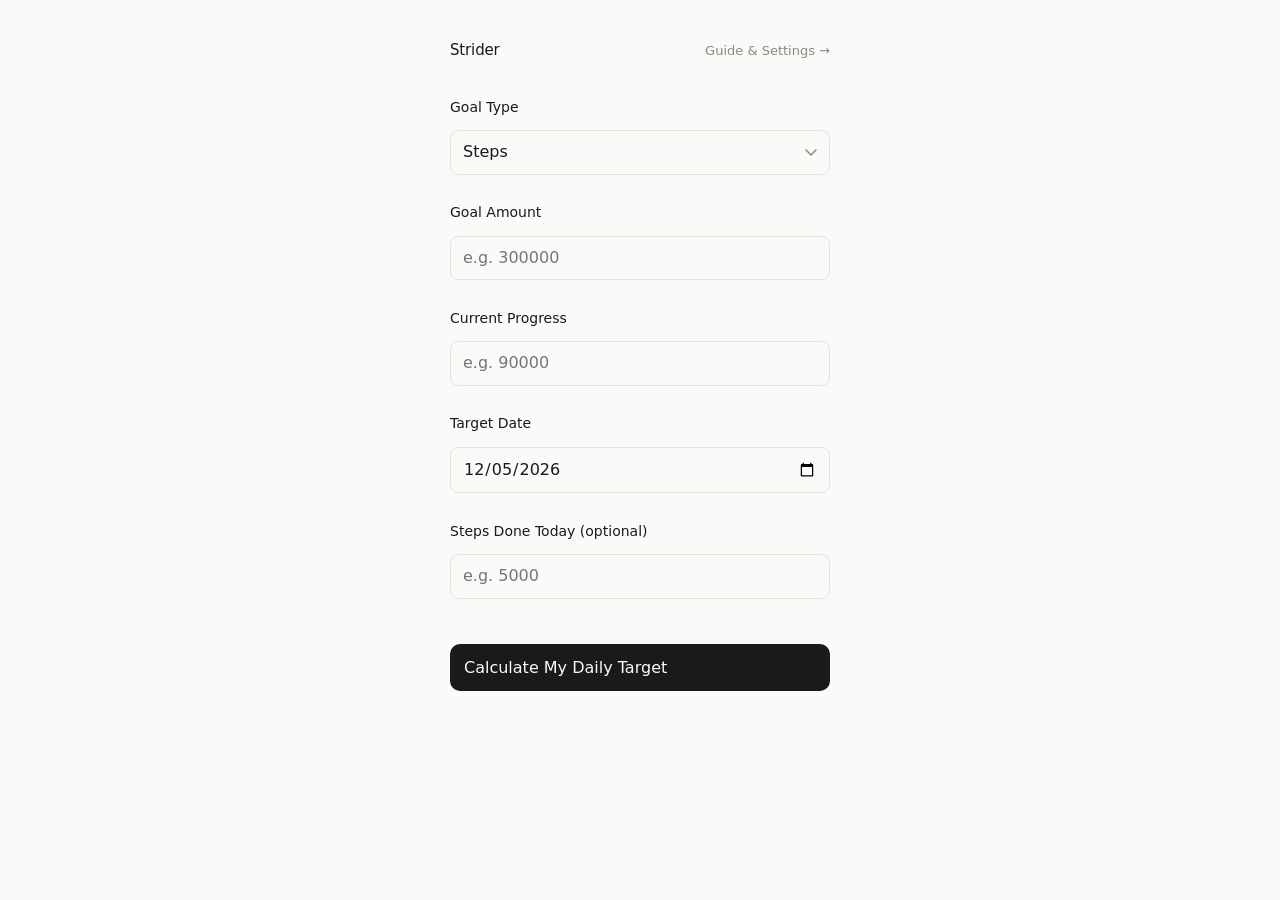
<file: web/index.html>
<!DOCTYPE html>
<html lang="en">

<head>
    <meta charset="UTF-8">
    <meta http-equiv="X-UA-Compatible" content="IE=edge">
    <meta name="viewport" content="width=device-width, initial-scale=1.0, viewport-fit=cover">
    <meta name="description" content="Strider: How many steps do I need to take to meet my step goal?">
    <meta name="keywords" content="steps, step goal, distance goal, distance, km, mile, garmin challenge, strava challenge">
    <title>Strider</title>
    <link rel="stylesheet" href="assets/css/style.css">
</head>

<body>
    <main id="mainContent">
        <header class="hero-header">
            <h1>Strider</h1>
            <nav><a href="help.html">Guide &amp; Settings &rarr;</a></nav>
        </header>

        <section class="region">
            <div class="center">
                <div class="stack stack-l">
                    <form id="calculatorForm" class="box stack">
                        <div class="stack stack-s">
                            <label for="goalType">Goal Type</label>
                            <select id="goalType" onchange="toggleUnits()">
                                <option value="steps">Steps</option>
                                <option value="distance">Distance</option>
                            </select>
                        </div>

                        <div class="stack stack-s">
                            <label for="goalAmount">Goal Amount</label>
                            <input type="number" id="goalAmount" placeholder="e.g. 300000" required>
                        </div>

                        <div id="distanceUnitGroup" class="stack stack-s" style="display: none;">
                            <label for="distanceUnit">Distance Unit</label>
                            <select id="distanceUnit">
                                <option value="km">Kilometres</option>
                                <option value="miles">Miles</option>
                            </select>
                        </div>

                        <div class="stack stack-s">
                            <label for="currentProgress">Current Progress</label>
                            <input type="number" id="currentProgress" placeholder="e.g. 90000" required>
                        </div>

                        <div class="stack stack-s">
                            <label for="targetDate">Target Date</label>
                            <input type="date" id="targetDate" required>
                        </div>

                        <div class="stack stack-s">
                            <label for="stepsDoneToday">Steps Done Today (optional)</label>
                            <input type="number" id="stepsDoneToday" placeholder="e.g. 5000">
                        </div>

                        <button type="submit" class="button" data-button-variant="primary">Calculate My Daily Target</button>
                    </form>

                    <div id="results" hidden>
                        <div id="resultsContent" class="stack stack-l"></div>
                    </div>
                </div>
            </div>
        </section>

    </main>

    <script src="assets/js/app.js"></script>
</body>

</html>
</file>
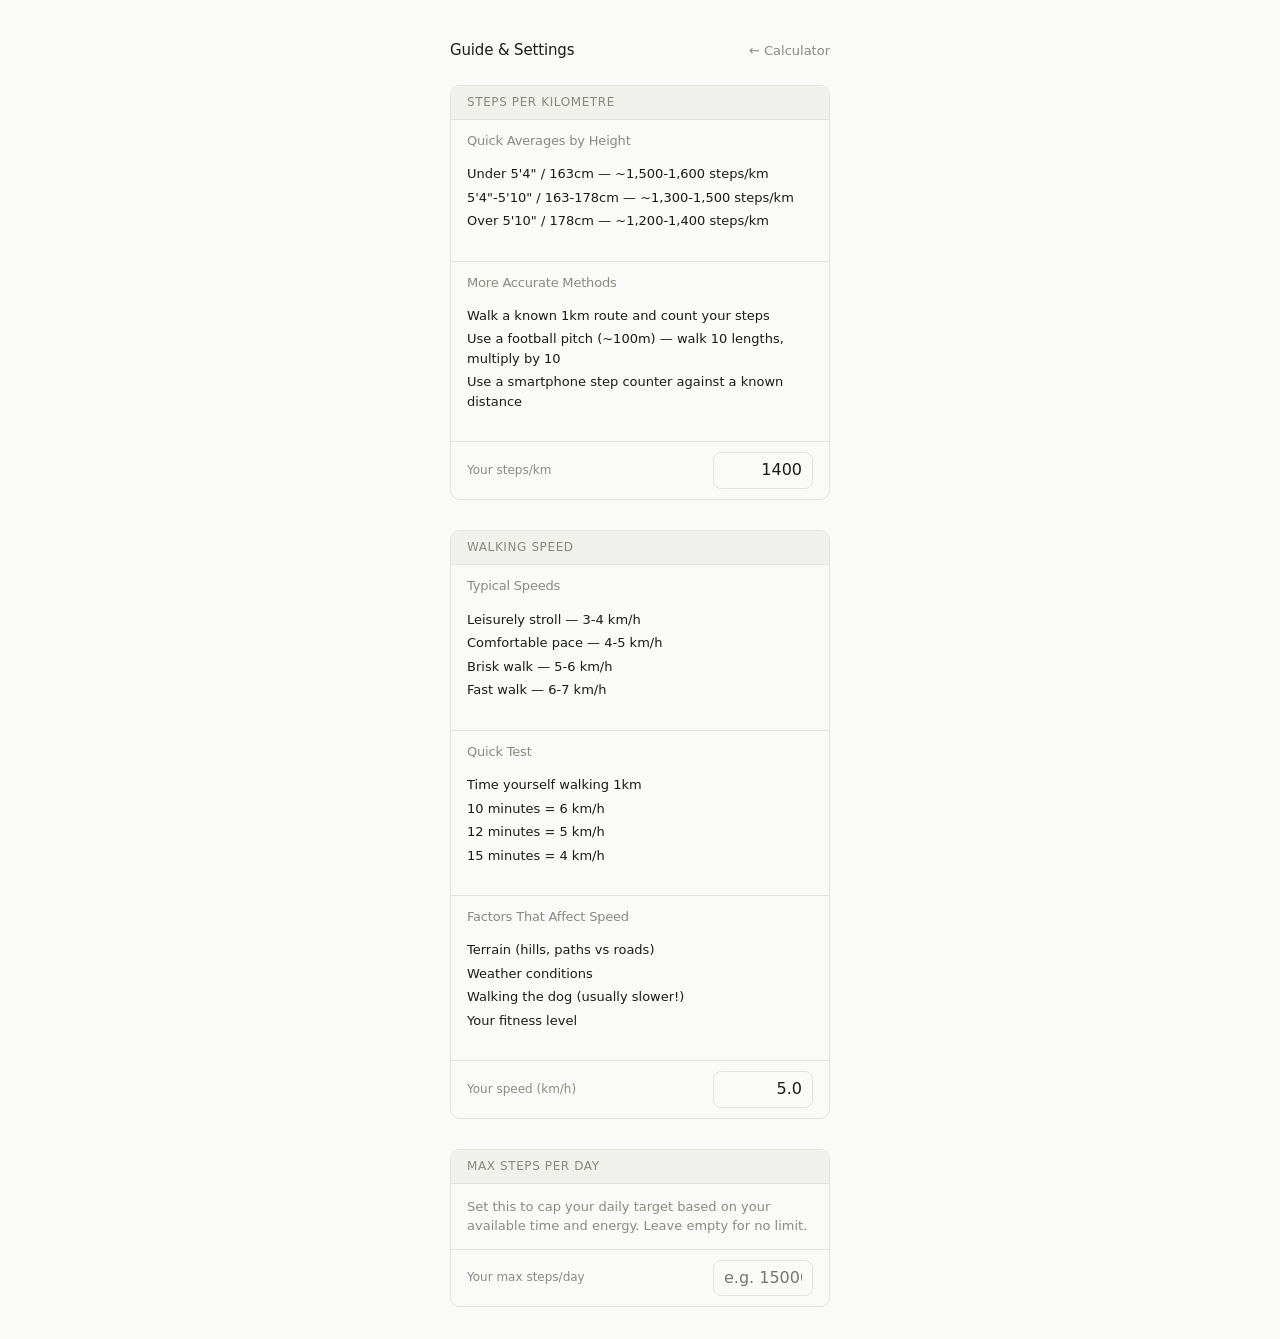
<file: web/help.html>
<!DOCTYPE html>
<html lang="en">

<head>
    <meta charset="UTF-8">
    <meta name="viewport" content="width=device-width, initial-scale=1.0, viewport-fit=cover">
    <meta name="description" content="Guide to estimating steps per kilometre and walking speed for Strider.">
    <title>Guide & Settings - Strider</title>
    <link rel="stylesheet" href="assets/css/style.css">
    <style>
        .guide-section {
            border: 1px solid var(--border);
            border-radius: 10px;
            overflow: hidden;
        }

        .guide-section h2,
        .guide-section h3,
        .guide-section p {
            margin: 0;
        }

        .guide-section-header {
            padding: 10px 16px;
            border-bottom: 1px solid var(--border);
            background: var(--accent-bg);
        }

        .guide-section-header h2 {
            font-size: 12px;
            font-weight: 500;
            color: var(--muted);
            text-transform: uppercase;
            letter-spacing: 0.05em;
            max-width: unset;
        }

        .guide-block {
            padding: 14px 16px;
            border-bottom: 1px solid var(--border);
        }

        .guide-block:last-child {
            border-bottom: none;
        }

        .guide-block h3 {
            font-size: 13px;
            font-weight: 500;
            color: var(--muted);
            margin-bottom: 8px;
        }

        .guide-block ul {
            list-style: none;
            padding: 0;
        }

        .guide-block li {
            font-size: 13px;
            line-height: 1.5;
            padding: 2px 0;
        }

        .guide-block p {
            font-size: 13px;
            color: var(--muted);
        }

        .guide-footer {
            padding: 10px 16px;
            display: flex;
            align-items: center;
            justify-content: space-between;
            gap: 12px;
        }

        .guide-footer label {
            font-size: 12px;
            color: var(--muted);
            margin: 0;
            white-space: nowrap;
        }

        .guide-footer input {
            border: 1.5px solid var(--border);
            border-radius: 8px;
            padding: 6px 10px;
            font-size: 16px;
            background: var(--bg);
            color: var(--fg);
            width: 100px;
            text-align: right;
        }

        .guide-footer input:focus {
            border-color: var(--accent);
            outline: none;
        }

        .settings-saved {
            font-size: 11px;
            color: var(--success, #4a9);
            opacity: 0;
            transition: opacity 0.2s;
        }

        .settings-saved.visible {
            opacity: 1;
        }
    </style>
</head>

<body>
    <main>
        <header class="hero-header">
            <h1>Guide & Settings</h1>
            <nav><a href="index.html">&larr; Calculator</a></nav>
        </header>

        <div class="stack stack-l" style="padding-bottom: 2rem;">
            <div id="steps-per-km" class="guide-section">
                <div class="guide-section-header">
                    <h2>Steps per Kilometre</h2>
                </div>

                <div class="guide-block">
                    <h3>Quick Averages by Height</h3>
                    <ul>
                        <li>Under 5'4" / 163cm — ~1,500-1,600 steps/km</li>
                        <li>5'4"-5'10" / 163-178cm — ~1,300-1,500 steps/km</li>
                        <li>Over 5'10" / 178cm — ~1,200-1,400 steps/km</li>
                    </ul>
                </div>

                <div class="guide-block">
                    <h3>More Accurate Methods</h3>
                    <ul>
                        <li>Walk a known 1km route and count your steps</li>
                        <li>Use a football pitch (~100m) — walk 10 lengths, multiply by 10</li>
                        <li>Use a smartphone step counter against a known distance</li>
                    </ul>
                </div>

                <div class="guide-footer">
                    <label for="settingStepsPerKm">Your steps/km</label>
                    <span class="settings-saved" id="stepsPerKmSaved">Saved</span>
                    <input type="number" id="settingStepsPerKm" value="1400" placeholder="1400">
                </div>
            </div>

            <div id="walking-speed" class="guide-section">
                <div class="guide-section-header">
                    <h2>Walking Speed</h2>
                </div>

                <div class="guide-block">
                    <h3>Typical Speeds</h3>
                    <ul>
                        <li>Leisurely stroll — 3-4 km/h</li>
                        <li>Comfortable pace — 4-5 km/h</li>
                        <li>Brisk walk — 5-6 km/h</li>
                        <li>Fast walk — 6-7 km/h</li>
                    </ul>
                </div>

                <div class="guide-block">
                    <h3>Quick Test</h3>
                    <ul>
                        <li>Time yourself walking 1km</li>
                        <li>10 minutes = 6 km/h</li>
                        <li>12 minutes = 5 km/h</li>
                        <li>15 minutes = 4 km/h</li>
                    </ul>
                </div>

                <div class="guide-block">
                    <h3>Factors That Affect Speed</h3>
                    <ul>
                        <li>Terrain (hills, paths vs roads)</li>
                        <li>Weather conditions</li>
                        <li>Walking the dog (usually slower!)</li>
                        <li>Your fitness level</li>
                    </ul>
                </div>

                <div class="guide-footer">
                    <label for="settingWalkingSpeed">Your speed (km/h)</label>
                    <span class="settings-saved" id="walkingSpeedSaved">Saved</span>
                    <input type="number" id="settingWalkingSpeed" step="0.1" value="5.0" placeholder="5.0">
                </div>
            </div>
            <div id="max-steps" class="guide-section">
                <div class="guide-section-header">
                    <h2>Max Steps Per Day</h2>
                </div>

                <div class="guide-block">
                    <p>Set this to cap your daily target based on your available time and energy.
                        Leave empty for no limit.</p>
                </div>

                <div class="guide-footer">
                    <label for="settingMaxSteps">Your max steps/day</label>
                    <span class="settings-saved" id="maxStepsSaved">Saved</span>
                    <input type="number" id="settingMaxSteps" placeholder="e.g. 15000">
                </div>
            </div>
        </div>
    </main>

    <script>
        function initSetting(inputId, savedId, storageKey, fallback) {
            const input = document.getElementById(inputId);
            const saved = document.getElementById(savedId);
            const stored = localStorage.getItem(storageKey);

            if (stored) input.value = stored;

            input.addEventListener('input', function () {
                const value = parseFloat(this.value);
                if (!isNaN(value) && value > 0) {
                    localStorage.setItem(storageKey, this.value);
                    saved.classList.add('visible');
                    setTimeout(() => saved.classList.remove('visible'), 1500);
                }
            });
        }

        initSetting('settingStepsPerKm', 'stepsPerKmSaved', 'stepsPerKm', '1400');
        initSetting('settingWalkingSpeed', 'walkingSpeedSaved', 'walkingSpeed', '5.0');
        initSetting('settingMaxSteps', 'maxStepsSaved', 'maxStepsPerDay', '');
    </script>
</body>

</html>
</file>
<file: web/assets/css/style.css>
/* === TOKENS === */

:root {
    --bg: #fafaf8;
    --fg: #1a1a18;
    --muted: #8a8a82;
    --border: #e4e4de;
    --accent: #1a1a18;
    --accent-bg: #f0f0ec;
    --success: #3a7d44;
    --success-bg: #e8f0e8;
    --warning: #b8860b;
    --warning-bg: #fdf6e3;

    --font-medium: 500;
    --font-bold: 700;
    --leading: 1.4;
    --leading-slim: 1.2;
    --leading-fine: 1.1;
    --heading-kerning: -0.015em;
    --font-base: -apple-system, system-ui, sans-serif;
    --font-serif: Georgia, sans-serif;
    --space-s: clamp(0.75rem, 0.6829rem + 0.3356vi, 1rem);
    --space-m: clamp(1.125rem, 1.0243rem + 0.5034vi, 1.5rem);
    --space-l: clamp(1.5rem, 1.3658rem + 0.6711vi, 2rem);
    --space-s-m: clamp(0.75rem, 0.5487rem + 1.0067vi, 1.5rem);
}

@media (prefers-color-scheme: dark) {
    :root {
        --bg: #1a1a18;
        --fg: #e8e8e2;
        --muted: #7a7a72;
        --border: #2e2e2a;
        --accent: #e8e8e2;
        --accent-bg: #2a2a26;
        --success: #5a9d64;
        --success-bg: #1e2e1e;
        --warning: #d4a843;
        --warning-bg: #2e2a1e;
    }
}

/* === BASE === */

*, :after, :before {
    box-sizing: border-box;
    -webkit-tap-highlight-color: transparent;
}

html {
    -moz-text-size-adjust: none;
    -webkit-text-size-adjust: none;
    text-size-adjust: none;
}

body {
    background: var(--bg);
    color: var(--fg);
    font-family: var(--font-base);
    font-size: 14px;
    line-height: var(--leading);
    margin: 0 auto;
    max-width: 420px;
    min-height: 100dvh;
    overflow-x: hidden;
    padding: 0 1.25rem;
    padding-top: env(safe-area-inset-top, 0);
}

body, h1, h2, h3, h4, p {
    margin-block-end: 0;
}

h1, h2, h3, h4 {
    font-family: var(--font-base);
    font-weight: var(--font-bold);
    letter-spacing: var(--heading-kerning);
    line-height: var(--leading-fine);
    text-wrap: balance;
}

button, h1, h2, h3, h4, input, label {
    line-height: 1.1;
}

button, input, select, textarea {
    font: inherit;
}

strong {
    font-family: var(--font-serif);
    font-weight: 700;
}

a {
    color: currentcolor;
}

a:hover {
    text-decoration: none;
}

[hidden] {
    display: none !important;
}

/* === LAYOUT === */

.stack {
    display: flex;
    flex-direction: column;
    justify-content: flex-start;
}

.stack > * {
    margin-block: 0;
}

.stack > * + * {
    margin-block-start: var(--space, var(--space-m));
}

.stack-s { --space: var(--space-s); }
.stack-l { --space: var(--space-l); }

.center {
    box-sizing: content-box;
    margin-inline: auto;
    max-inline-size: 420px;
}

.box {
    padding: 0;
}

.region {
    padding-block: var(--space-s);
}

/* === FORMS === */

form {
    display: flex;
    flex-direction: column;
    gap: var(--space-s);
}

form > * {
    text-align: left;
}

label {
    font-size: 14px;
    font-weight: 450;
}

input:not([type="date"]),
select {
    appearance: none;
    -webkit-appearance: none;
}

input,
select {
    border: 1.5px solid var(--border);
    border-radius: 8px;
    padding: 10px 12px;
    font-size: 16px;
    background: var(--bg);
    color: var(--fg);
    width: 100%;
}

input[type="date"] {
    min-width: 0;
    max-width: 100%;
}

select {
    background-image: url("data:image/svg+xml,%3Csvg xmlns='http://www.w3.org/2000/svg' width='12' height='8'%3E%3Cpath d='M1 1l5 5 5-5' fill='none' stroke='%238a8a82' stroke-width='1.5' stroke-linecap='round'/%3E%3C/svg%3E");
    background-repeat: no-repeat;
    background-position: right 12px center;
    padding-right: 32px;
}

input[type="number"]::-webkit-inner-spin-button,
input[type="number"]::-webkit-outer-spin-button {
    -webkit-appearance: none;
    margin: 0;
}

input[type="number"] {
    -moz-appearance: textfield;
}

input:focus,
select:focus {
    border-color: var(--accent);
    outline: none;
}

small {
    font-size: 12px;
    color: var(--muted);
}

/* === BUTTONS === */

.button {
    align-items: center;
    background: var(--fg);
    border: none;
    border-radius: 10px;
    color: var(--bg);
    cursor: pointer;
    display: block;
    font-family: var(--font-base);
    font-size: 16px;
    font-weight: var(--font-medium);
    justify-content: center;
    line-height: var(--leading-slim);
    padding: 14px;
    text-decoration: none;
    transition: opacity 0.15s;
    width: 100%;
}

.button:active { opacity: 0.8; }
.button:disabled { opacity: 0.4; cursor: default; }

.button[data-button-variant=primary] {
    background: var(--fg);
    color: var(--bg);
}

.button[data-button-variant=primary]:hover:not([aria-selected=true]) {
    opacity: 0.8;
}

/* === RESULTS === */

.result-card {
    border: 1px solid var(--border);
    border-radius: 10px;
    overflow: hidden;
}

.result-header {
    padding: 10px 16px;
    font-size: 13px;
    font-weight: 500;
    border-bottom: 1px solid var(--border);
}

.result-header[data-variant=success] {
    background: var(--success-bg);
    color: var(--success);
}

.result-header[data-variant=warning] {
    background: var(--warning-bg);
    color: var(--warning);
}

.result-row {
    display: flex;
    justify-content: space-between;
    align-items: center;
    padding: 14px 16px;
    border-bottom: 1px solid var(--border);
}

.result-row:last-child {
    border-bottom: none;
}

.result-label {
    font-size: 14px;
    color: var(--muted);
}

.result-value {
    font-size: 14px;
    font-weight: 500;
}

/* === HEADER === */

.hero-header {
    padding: 2rem 0 1.5rem;
    display: flex;
    justify-content: space-between;
    align-items: baseline;
}

.hero-header h1 {
    font-size: 15px;
    font-weight: var(--font-medium);
    letter-spacing: -0.01em;
}

.hero-header nav a {
    font-size: 13px;
    color: var(--muted);
    text-decoration: none;
}

.hero-header nav a:active { opacity: 0.5; }
</file>
